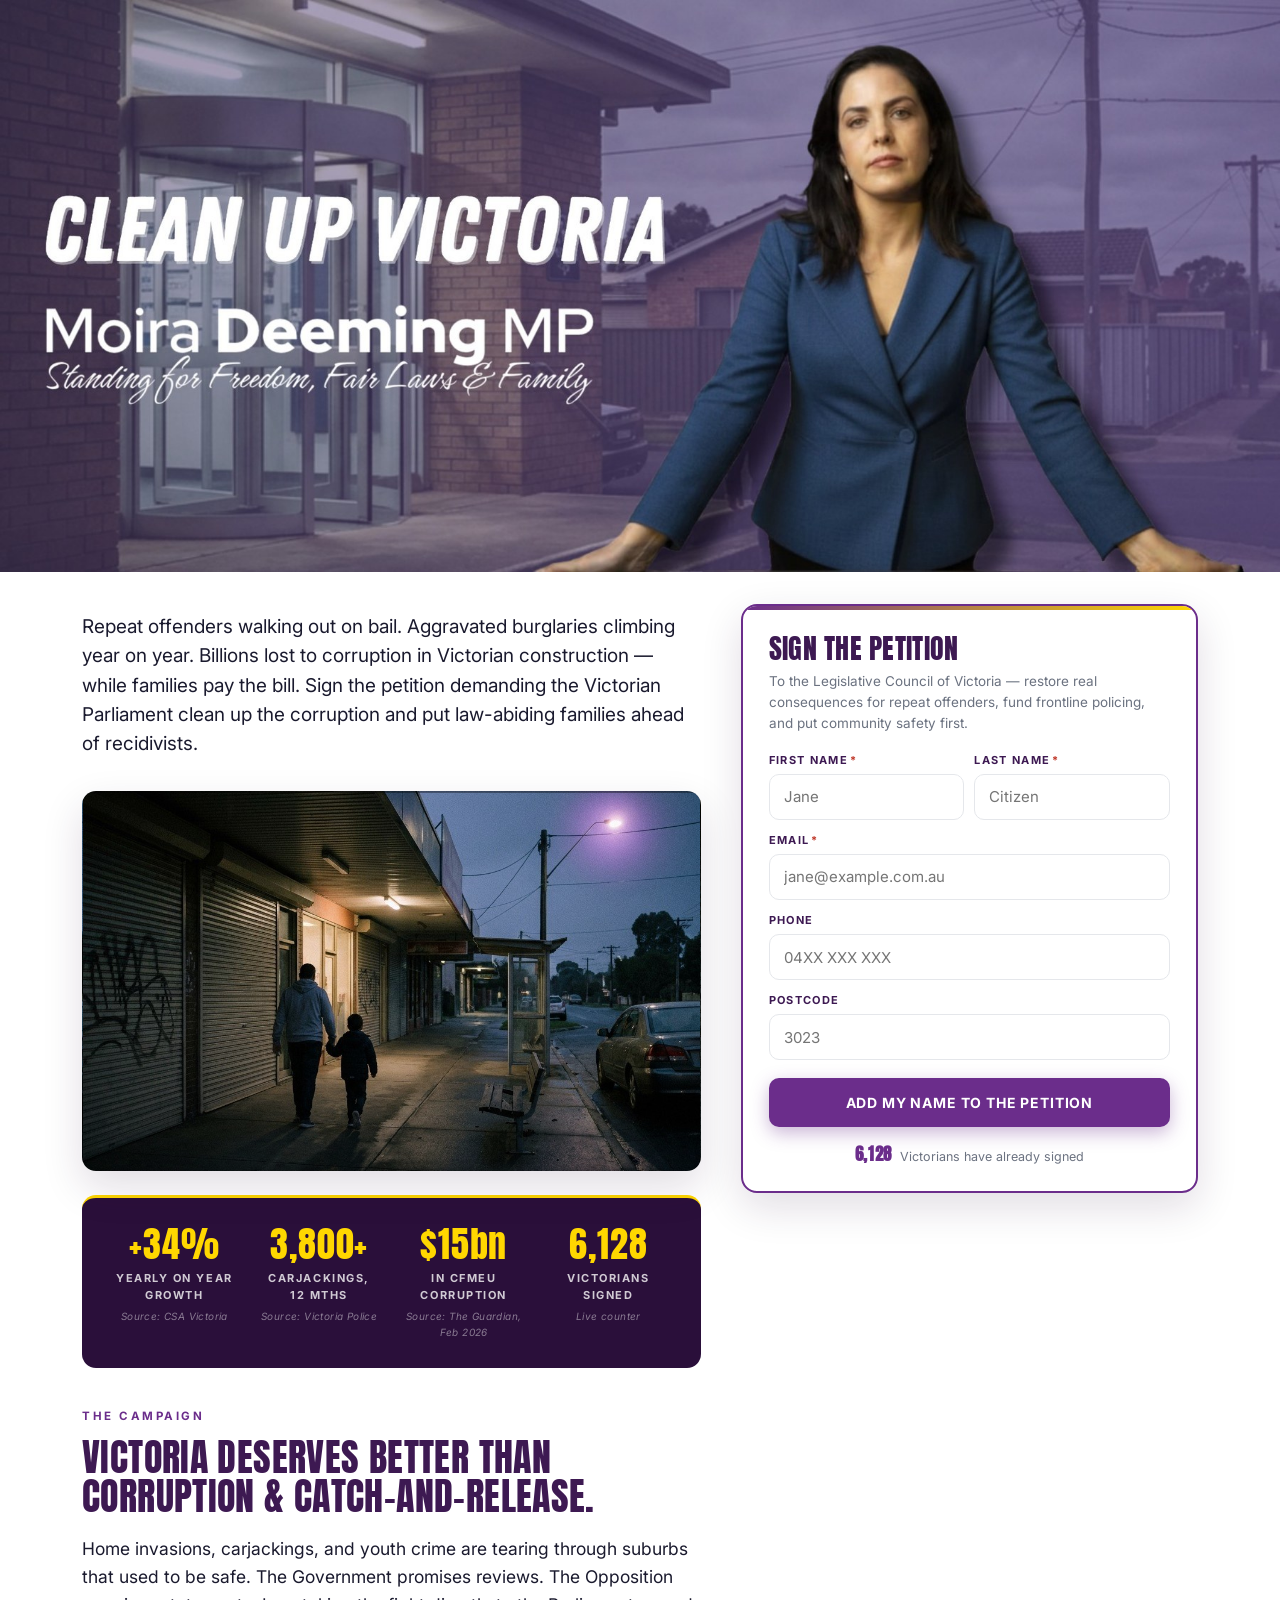
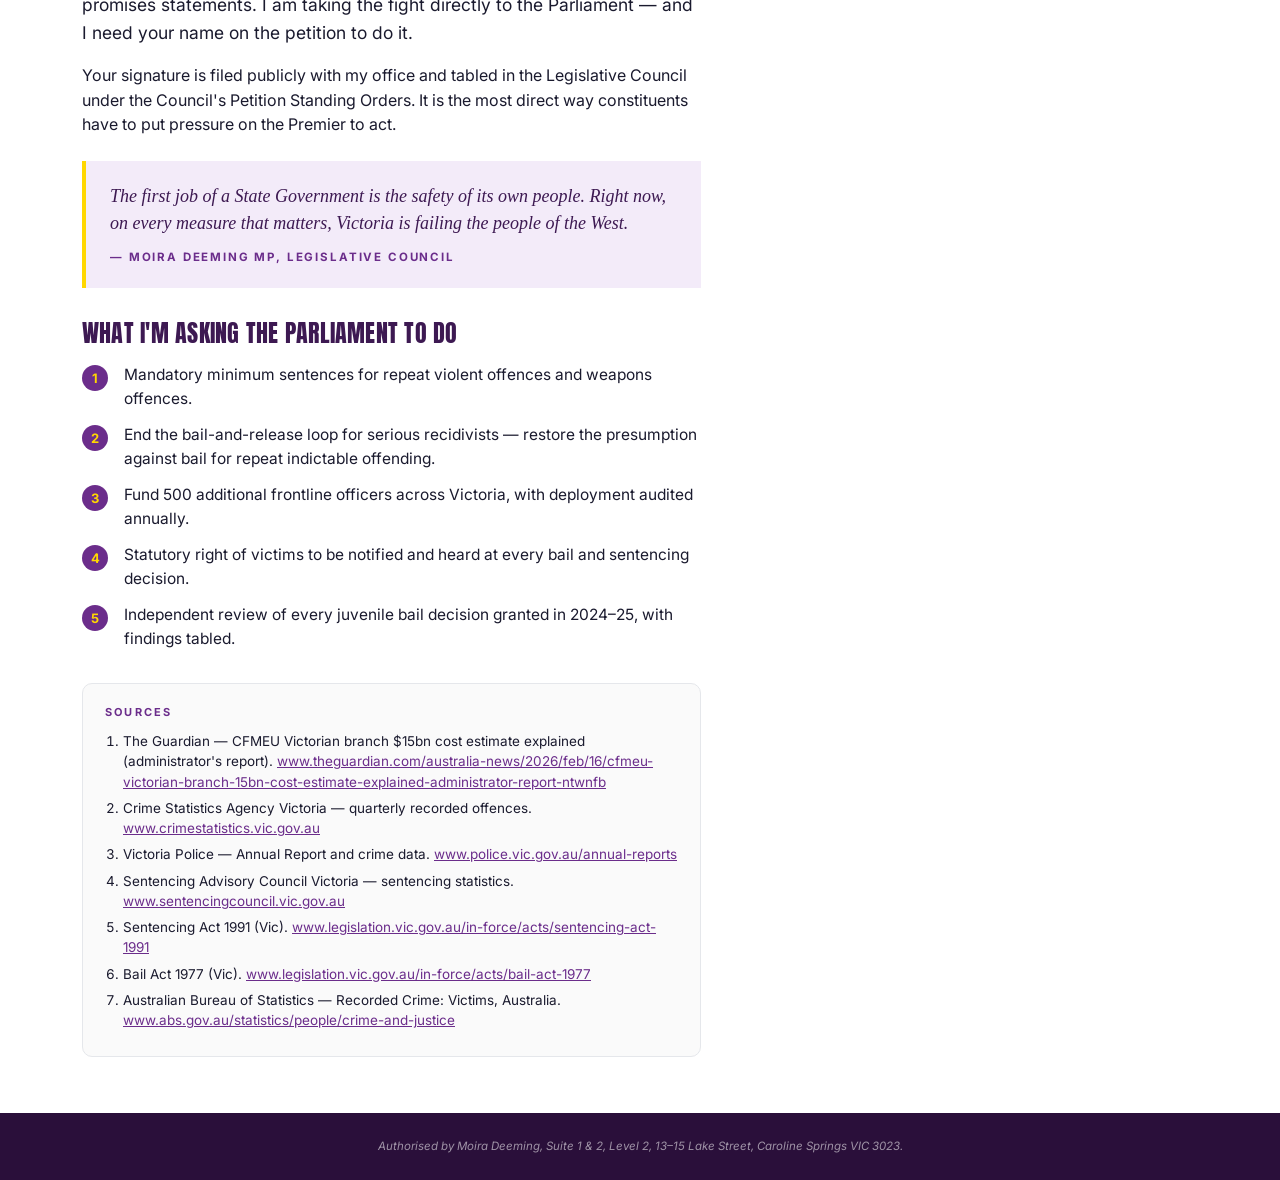
<file: cleanupvictoria/index.html>
<!DOCTYPE html>
<html lang="en">
<head>
<meta charset="UTF-8" />
<meta name="viewport" content="width=device-width, initial-scale=1.0" />
<title>Sign the Petition</title>
<link rel="preconnect" href="https://fonts.googleapis.com" />
<link rel="preconnect" href="https://fonts.gstatic.com" crossorigin />
<link rel="stylesheet" href="https://fonts.googleapis.com/css2?family=Anton&family=Inter:wght@400;500;600;700;800&family=JetBrains+Mono:wght@400;500&display=swap" />
<link rel="stylesheet" href="/petition.css" />
</head>
<body>

<div class="banner" data-bind="banner" style="display:none">
  <img alt="" />
</div>

<main class="page">
  <section class="hero">
    <span class="eyebrow" data-bind="eyebrow"></span>
    <h1 data-bind="headline"></h1>
    <p class="lede" data-bind="lede"></p>
  </section>

  <aside class="petition-aside">
    <div class="petition">
      <div id="petition-form-wrap">
        <h2 data-bind="petH2"></h2>
        <p class="pet-lede" data-bind="petLede"></p>

        <form id="pet-form" novalidate>
          <div class="row-2">
            <div class="field">
              <label for="f-first">First Name<span class="req">*</span></label>
              <input id="f-first" name="first_name" autocomplete="given-name" placeholder="Jane" />
              <span class="err" id="e-first" style="display:none">Required</span>
            </div>
            <div class="field">
              <label for="f-last">Last Name<span class="req">*</span></label>
              <input id="f-last" name="last_name" autocomplete="family-name" placeholder="Citizen" />
              <span class="err" id="e-last" style="display:none">Required</span>
            </div>
          </div>

          <div class="field">
            <label for="f-email">Email<span class="req">*</span></label>
            <input id="f-email" name="email" type="email" autocomplete="email" placeholder="jane@example.com.au" />
            <span class="err" id="e-email" style="display:none">Valid email required</span>
          </div>

          <div class="field">
            <label for="f-phone">Phone</label>
            <input id="f-phone" name="phone" type="tel" autocomplete="tel" placeholder="04XX XXX XXX" />
          </div>

          <div class="field">
            <label for="f-postcode">Postcode</label>
            <input id="f-postcode" name="postcode" inputmode="numeric" maxlength="4" autocomplete="postal-code" />
          </div>

          <button class="sign-btn" type="submit" id="f-submit" data-bind="petSubmit"></button>
          <div class="counter">
            <b id="form-counter">0</b> Victorians have already signed
          </div>
          <div class="fail-msg" id="fail-msg" style="display:none">
            We couldn't submit your signature. Please check your connection and try again.
          </div>
        </form>
      </div>

      <div id="petition-thanks" style="display:none">
        <div class="thanks">
          <div class="thanks-tick">✓</div>
          <h3 id="thanks-name" data-bind="petSuccessHeading"></h3>
          <p data-bind="petSuccessBody"></p>
          <div class="share-prompt">Share this petition</div>
          <div class="share-grid">
            <button type="button" class="share-btn share-btn--fb" id="share-fb" aria-label="Share on Facebook">
              <svg viewBox="0 0 24 24" fill="currentColor" aria-hidden="true"><path d="M22 12a10 10 0 10-11.6 9.9V14.9H7.9V12h2.5V9.8c0-2.5 1.5-3.9 3.7-3.9 1.1 0 2.2.2 2.2.2v2.4h-1.2c-1.2 0-1.6.8-1.6 1.6V12h2.7l-.4 2.9h-2.3v7c4.8-.8 8.5-5 8.5-9.9z"/></svg>
              <span>Facebook</span>
            </button>
            <button type="button" class="share-btn share-btn--x" id="share-x" aria-label="Post on X">
              <svg viewBox="0 0 24 24" fill="currentColor" aria-hidden="true"><path d="M18.9 3H22l-7.4 8.5L23.3 21H16.5l-5.3-7-6.1 7H1.9L9.8 12 1.5 3h6.9l4.8 6.4L18.9 3zm-1.1 16h1.7L7.3 4.8H5.4L17.8 19z"/></svg>
              <span>X</span>
            </button>
            <button type="button" class="share-btn share-btn--ig" id="share-ig" aria-label="Share on Instagram">
              <svg viewBox="0 0 24 24" fill="none" stroke="currentColor" stroke-width="1.8" aria-hidden="true"><rect x="3" y="3" width="18" height="18" rx="5"/><circle cx="12" cy="12" r="4"/><circle cx="17.5" cy="6.5" r="0.9" fill="currentColor"/></svg>
              <span>Instagram</span>
            </button>
            <button type="button" class="share-btn share-btn--wa" id="share-wa" aria-label="Share on WhatsApp">
              <svg viewBox="0 0 24 24" fill="currentColor" aria-hidden="true"><path d="M17.5 14.4c-.3-.1-1.7-.8-2-.9-.3-.1-.4-.2-.6.1-.2.3-.7.9-.8 1-.2.2-.3.2-.6.1-.3-.1-1.2-.4-2.4-1.4-.9-.8-1.5-1.7-1.6-2-.2-.3 0-.5.1-.6.1-.1.3-.3.4-.5.1-.1.2-.2.3-.4.1-.2 0-.3-.1-.5-.1-.2-.6-1.4-.8-1.9-.2-.5-.4-.4-.6-.4h-.5c-.2 0-.5.1-.7.4-.2.3-.9.9-.9 2.2 0 1.3.9 2.5 1 2.7.1.2 1.8 2.7 4.3 3.8 2.5 1 2.5.7 2.9.6.5-.1 1.7-.7 1.9-1.3.2-.7.2-1.3.1-1.4-.1-.1-.3-.2-.5-.3zM12 2C6.5 2 2 6.5 2 12c0 1.8.5 3.5 1.3 5L2 22l5.1-1.3c1.5.8 3.1 1.3 4.9 1.3 5.5 0 10-4.5 10-10S17.5 2 12 2z"/></svg>
              <span>WhatsApp</span>
            </button>
            <button type="button" class="share-btn share-btn--sms" id="share-sms" aria-label="Share by text message">
              <svg viewBox="0 0 24 24" fill="currentColor" aria-hidden="true"><path d="M12 2C6.5 2 2 5.8 2 10.5c0 2.3 1.1 4.4 2.9 5.9-.1 1.2-.5 2.5-1.4 3.6-.2.2-.2.5-.1.7.1.2.4.3.6.3 2.2-.2 3.9-1 5-1.9 1 .3 2 .4 3 .4 5.5 0 10-3.8 10-8.5S17.5 2 12 2zM7.5 11.5a1 1 0 110-2 1 1 0 010 2zm4.5 0a1 1 0 110-2 1 1 0 010 2zm4.5 0a1 1 0 110-2 1 1 0 010 2z"/></svg>
              <span>Text</span>
            </button>
            <button type="button" class="share-btn share-btn--em" id="share-email" aria-label="Share by email">
              <svg viewBox="0 0 24 24" fill="none" stroke="currentColor" stroke-width="1.8" stroke-linecap="round" stroke-linejoin="round" aria-hidden="true"><rect x="3" y="5" width="18" height="14" rx="2"/><path d="M3 7l9 6 9-6"/></svg>
              <span>Email</span>
            </button>
            <button type="button" class="share-btn share-btn--cp" id="copy-btn" aria-label="Copy link">
              <svg viewBox="0 0 24 24" fill="none" stroke="currentColor" stroke-width="1.8" stroke-linecap="round" stroke-linejoin="round" aria-hidden="true"><path d="M10 14a5 5 0 007.07 0l3-3a5 5 0 00-7.07-7.07l-1.5 1.5"/><path d="M14 10a5 5 0 00-7.07 0l-3 3a5 5 0 007.07 7.07l1.5-1.5"/></svg>
              <span>Copy Link</span>
            </button>
          </div>
          <div class="share-toast" id="share-toast"></div>
        </div>
      </div>
    </div>
  </aside>

  <div class="content">
    <div class="hero-photo" aria-label="Photo placeholder">
      <span class="photo-tag" data-bind="photoCaption"></span>
    </div>

    <div class="stats" data-bind="stats"></div>

    <section class="argument">
      <div class="section-label" data-bind="argSectionLabel"></div>
      <h2 data-bind="argH2"></h2>
      <p class="lede" data-bind="argLede"></p>
      <p data-bind="argBody"></p>

      <div class="quotebox">
        <span data-bind="argQuote"></span>
        <cite data-bind="argQuoteCite"></cite>
      </div>

      <h3 data-bind="argPlanHeading"></h3>
      <ul class="points" data-bind="argPlan"></ul>

      <h3 data-bind="argWhyHeading"></h3>
      <p data-bind="argWhyBody"></p>

      <div class="sources">
        <h4>Sources</h4>
        <ol data-bind="sources"></ol>
      </div>
    </section>
  </div>
</main>

<footer class="vec" data-bind="vec"></footer>

<script>window.PETITION_SLUG = 'cleanupvictoria';</script>
<script src="/petition.js"></script>
</body>
</html>
</file>
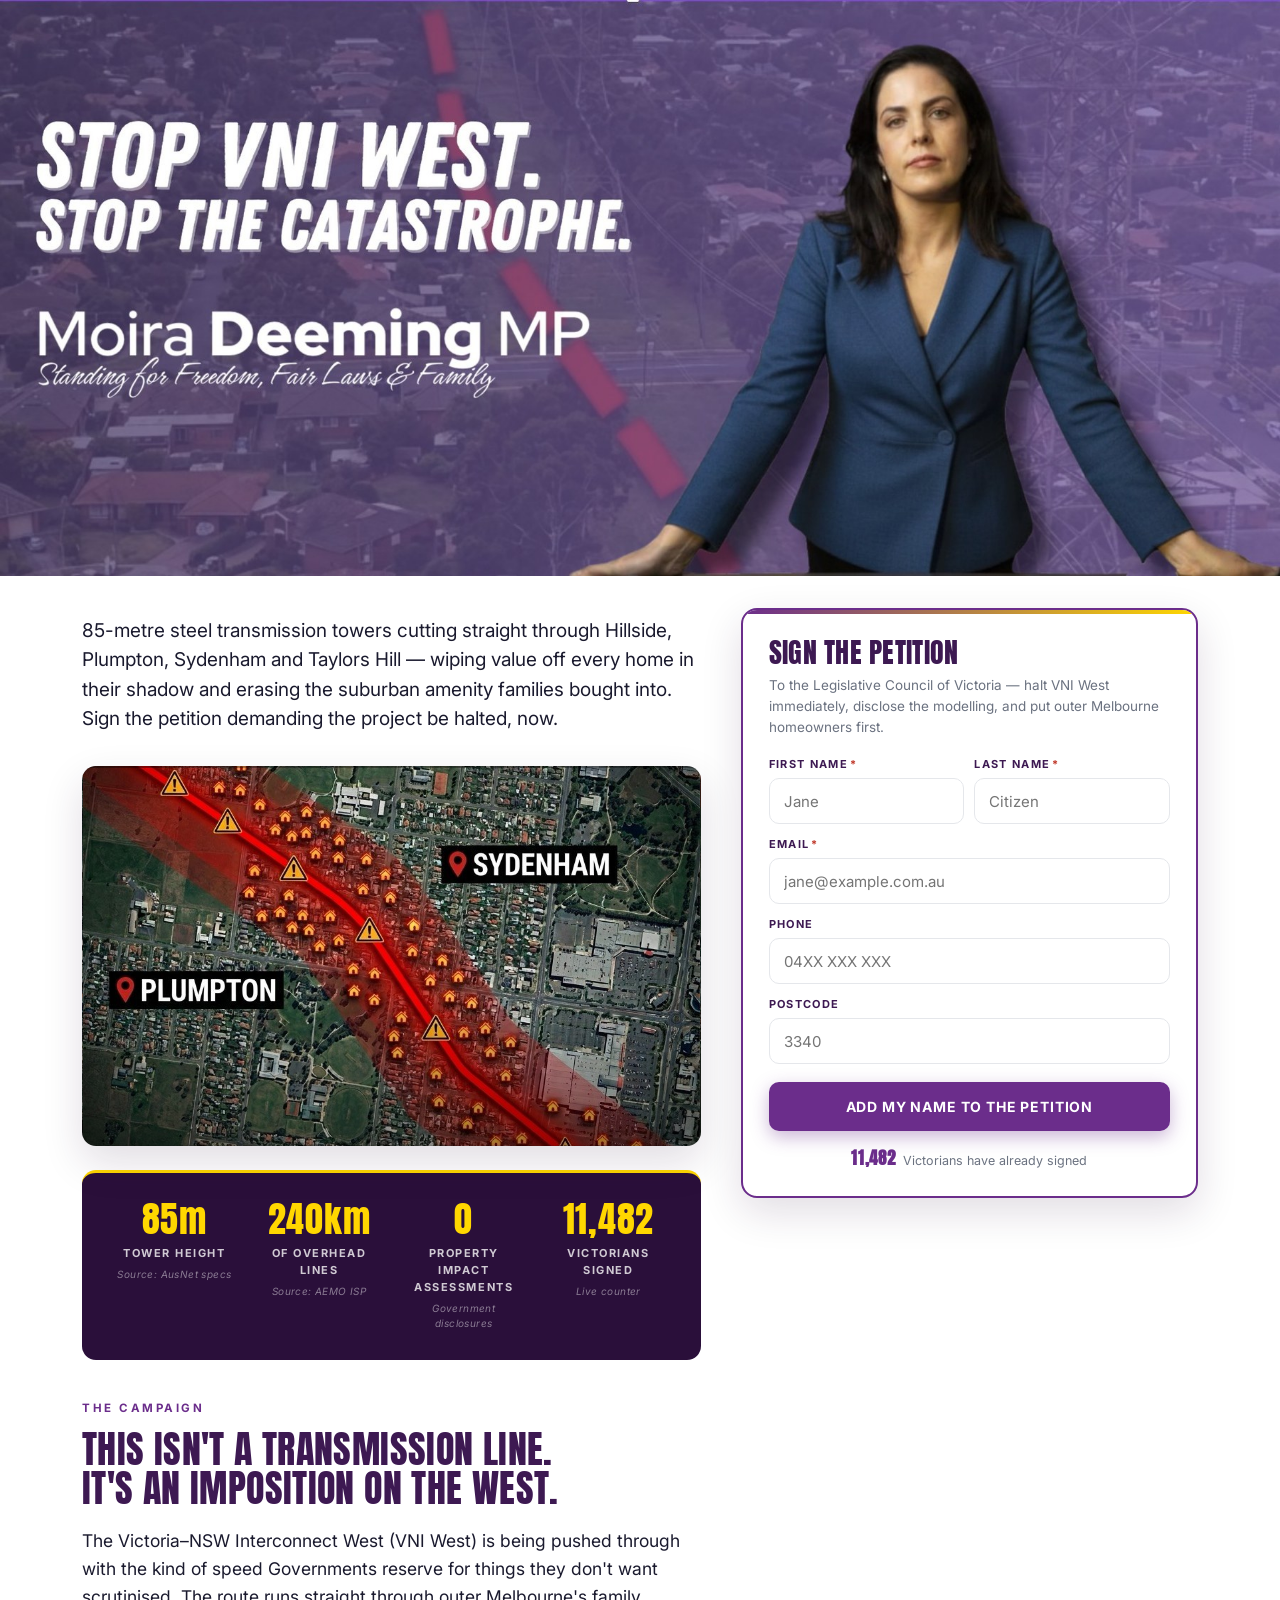
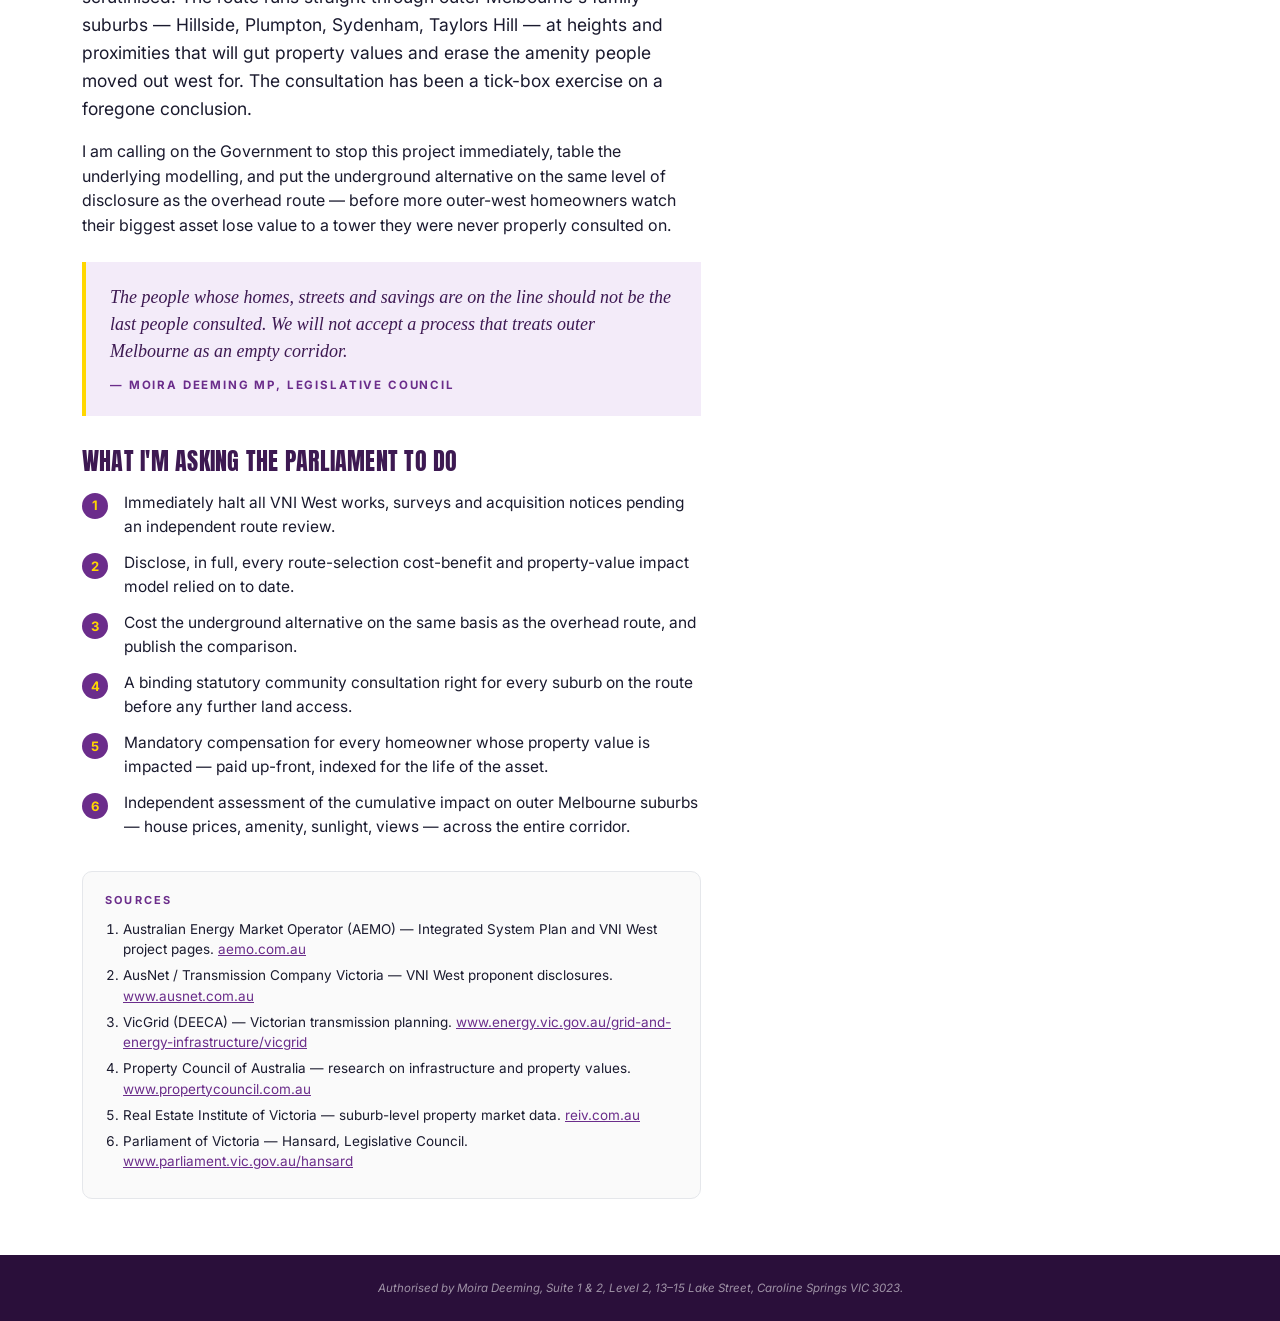
<file: notowers/index.html>
<!DOCTYPE html>
<html lang="en">
<head>
<meta charset="UTF-8" />
<meta name="viewport" content="width=device-width, initial-scale=1.0" />
<title>Sign the Petition</title>
<link rel="preconnect" href="https://fonts.googleapis.com" />
<link rel="preconnect" href="https://fonts.gstatic.com" crossorigin />
<link rel="stylesheet" href="https://fonts.googleapis.com/css2?family=Anton&family=Inter:wght@400;500;600;700;800&family=JetBrains+Mono:wght@400;500&display=swap" />
<link rel="stylesheet" href="/petition.css" />
</head>
<body>

<div class="banner" data-bind="banner" style="display:none">
  <img alt="" />
</div>

<main class="page">
  <section class="hero">
    <span class="eyebrow" data-bind="eyebrow"></span>
    <h1 data-bind="headline"></h1>
    <p class="lede" data-bind="lede"></p>
  </section>

  <aside class="petition-aside">
    <div class="petition">
      <div id="petition-form-wrap">
        <h2 data-bind="petH2"></h2>
        <p class="pet-lede" data-bind="petLede"></p>

        <form id="pet-form" novalidate>
          <div class="row-2">
            <div class="field">
              <label for="f-first">First Name<span class="req">*</span></label>
              <input id="f-first" name="first_name" autocomplete="given-name" placeholder="Jane" />
              <span class="err" id="e-first" style="display:none">Required</span>
            </div>
            <div class="field">
              <label for="f-last">Last Name<span class="req">*</span></label>
              <input id="f-last" name="last_name" autocomplete="family-name" placeholder="Citizen" />
              <span class="err" id="e-last" style="display:none">Required</span>
            </div>
          </div>

          <div class="field">
            <label for="f-email">Email<span class="req">*</span></label>
            <input id="f-email" name="email" type="email" autocomplete="email" placeholder="jane@example.com.au" />
            <span class="err" id="e-email" style="display:none">Valid email required</span>
          </div>

          <div class="field">
            <label for="f-phone">Phone</label>
            <input id="f-phone" name="phone" type="tel" autocomplete="tel" placeholder="04XX XXX XXX" />
          </div>

          <div class="field">
            <label for="f-postcode">Postcode</label>
            <input id="f-postcode" name="postcode" inputmode="numeric" maxlength="4" autocomplete="postal-code" />
          </div>

          <button class="sign-btn" type="submit" id="f-submit" data-bind="petSubmit"></button>
          <div class="counter">
            <b id="form-counter">0</b> Victorians have already signed
          </div>
          <div class="fail-msg" id="fail-msg" style="display:none">
            We couldn't submit your signature. Please check your connection and try again.
          </div>
        </form>
      </div>

      <div id="petition-thanks" style="display:none">
        <div class="thanks">
          <div class="thanks-tick">✓</div>
          <h3 id="thanks-name" data-bind="petSuccessHeading"></h3>
          <p data-bind="petSuccessBody"></p>
          <div class="share-prompt">Share this petition</div>
          <div class="share-grid">
            <button type="button" class="share-btn share-btn--fb" id="share-fb" aria-label="Share on Facebook">
              <svg viewBox="0 0 24 24" fill="currentColor" aria-hidden="true"><path d="M22 12a10 10 0 10-11.6 9.9V14.9H7.9V12h2.5V9.8c0-2.5 1.5-3.9 3.7-3.9 1.1 0 2.2.2 2.2.2v2.4h-1.2c-1.2 0-1.6.8-1.6 1.6V12h2.7l-.4 2.9h-2.3v7c4.8-.8 8.5-5 8.5-9.9z"/></svg>
              <span>Facebook</span>
            </button>
            <button type="button" class="share-btn share-btn--x" id="share-x" aria-label="Post on X">
              <svg viewBox="0 0 24 24" fill="currentColor" aria-hidden="true"><path d="M18.9 3H22l-7.4 8.5L23.3 21H16.5l-5.3-7-6.1 7H1.9L9.8 12 1.5 3h6.9l4.8 6.4L18.9 3zm-1.1 16h1.7L7.3 4.8H5.4L17.8 19z"/></svg>
              <span>X</span>
            </button>
            <button type="button" class="share-btn share-btn--ig" id="share-ig" aria-label="Share on Instagram">
              <svg viewBox="0 0 24 24" fill="none" stroke="currentColor" stroke-width="1.8" aria-hidden="true"><rect x="3" y="3" width="18" height="18" rx="5"/><circle cx="12" cy="12" r="4"/><circle cx="17.5" cy="6.5" r="0.9" fill="currentColor"/></svg>
              <span>Instagram</span>
            </button>
            <button type="button" class="share-btn share-btn--wa" id="share-wa" aria-label="Share on WhatsApp">
              <svg viewBox="0 0 24 24" fill="currentColor" aria-hidden="true"><path d="M17.5 14.4c-.3-.1-1.7-.8-2-.9-.3-.1-.4-.2-.6.1-.2.3-.7.9-.8 1-.2.2-.3.2-.6.1-.3-.1-1.2-.4-2.4-1.4-.9-.8-1.5-1.7-1.6-2-.2-.3 0-.5.1-.6.1-.1.3-.3.4-.5.1-.1.2-.2.3-.4.1-.2 0-.3-.1-.5-.1-.2-.6-1.4-.8-1.9-.2-.5-.4-.4-.6-.4h-.5c-.2 0-.5.1-.7.4-.2.3-.9.9-.9 2.2 0 1.3.9 2.5 1 2.7.1.2 1.8 2.7 4.3 3.8 2.5 1 2.5.7 2.9.6.5-.1 1.7-.7 1.9-1.3.2-.7.2-1.3.1-1.4-.1-.1-.3-.2-.5-.3zM12 2C6.5 2 2 6.5 2 12c0 1.8.5 3.5 1.3 5L2 22l5.1-1.3c1.5.8 3.1 1.3 4.9 1.3 5.5 0 10-4.5 10-10S17.5 2 12 2z"/></svg>
              <span>WhatsApp</span>
            </button>
            <button type="button" class="share-btn share-btn--sms" id="share-sms" aria-label="Share by text message">
              <svg viewBox="0 0 24 24" fill="currentColor" aria-hidden="true"><path d="M12 2C6.5 2 2 5.8 2 10.5c0 2.3 1.1 4.4 2.9 5.9-.1 1.2-.5 2.5-1.4 3.6-.2.2-.2.5-.1.7.1.2.4.3.6.3 2.2-.2 3.9-1 5-1.9 1 .3 2 .4 3 .4 5.5 0 10-3.8 10-8.5S17.5 2 12 2zM7.5 11.5a1 1 0 110-2 1 1 0 010 2zm4.5 0a1 1 0 110-2 1 1 0 010 2zm4.5 0a1 1 0 110-2 1 1 0 010 2z"/></svg>
              <span>Text</span>
            </button>
            <button type="button" class="share-btn share-btn--em" id="share-email" aria-label="Share by email">
              <svg viewBox="0 0 24 24" fill="none" stroke="currentColor" stroke-width="1.8" stroke-linecap="round" stroke-linejoin="round" aria-hidden="true"><rect x="3" y="5" width="18" height="14" rx="2"/><path d="M3 7l9 6 9-6"/></svg>
              <span>Email</span>
            </button>
            <button type="button" class="share-btn share-btn--cp" id="copy-btn" aria-label="Copy link">
              <svg viewBox="0 0 24 24" fill="none" stroke="currentColor" stroke-width="1.8" stroke-linecap="round" stroke-linejoin="round" aria-hidden="true"><path d="M10 14a5 5 0 007.07 0l3-3a5 5 0 00-7.07-7.07l-1.5 1.5"/><path d="M14 10a5 5 0 00-7.07 0l-3 3a5 5 0 007.07 7.07l1.5-1.5"/></svg>
              <span>Copy Link</span>
            </button>
          </div>
          <div class="share-toast" id="share-toast"></div>
        </div>
      </div>
    </div>
  </aside>

  <div class="content">
    <div class="hero-photo" aria-label="Photo placeholder">
      <span class="photo-tag" data-bind="photoCaption"></span>
    </div>

    <div class="stats" data-bind="stats"></div>

    <section class="argument">
      <div class="section-label" data-bind="argSectionLabel"></div>
      <h2 data-bind="argH2"></h2>
      <p class="lede" data-bind="argLede"></p>
      <p data-bind="argBody"></p>

      <div class="quotebox">
        <span data-bind="argQuote"></span>
        <cite data-bind="argQuoteCite"></cite>
      </div>

      <h3 data-bind="argPlanHeading"></h3>
      <ul class="points" data-bind="argPlan"></ul>

      <h3 data-bind="argWhyHeading"></h3>
      <p data-bind="argWhyBody"></p>

      <div class="sources">
        <h4>Sources</h4>
        <ol data-bind="sources"></ol>
      </div>
    </section>
  </div>
</main>

<footer class="vec" data-bind="vec"></footer>

<script>window.PETITION_SLUG = 'notowers';</script>
<script src="/petition.js"></script>
</body>
</html>
</file>
<file: petition.css>
/* Petition pages — Moira Deeming MP. Purple + gold. Hero + form near top; info below. */

:root {
  --purple: #6B2D8B;
  --purple-deep: #3D1952;
  --purple-darkest: #2A0F3A;
  --purple-accent: #9B59B6;
  --purple-faint: #F3EBF9;
  --gold: #FFD700;
  --gold-dark: #E6C200;
  --charcoal: #1A1A2E;
  --grey: #6B7280;
  --grey-light: #E5E7EB;
  --red: #c0392b;
}

* { box-sizing: border-box; -webkit-tap-highlight-color: transparent; }
html, body { margin: 0; padding: 0; }
body {
  background: #fff;
  color: var(--charcoal);
  font-family: 'Inter', system-ui, -apple-system, sans-serif;
  font-size: 16px;
  line-height: 1.55;
  -webkit-font-smoothing: antialiased;
}

/* ── Full-width banner (edge to edge) ── */
.banner {
  width: 100%;
  display: block;
  background: var(--purple-deep);
  line-height: 0;
}
.banner img {
  width: 100%;
  height: auto;
  display: block;
}

/* ── Page grid ──
   Desktop: hero (col 1, row 1) | petition aside (col 2, rows 1+) | content (col 1, row 2)
   Mobile:  flex column → hero, petition, content (form lands right after the hero) */
.page {
  max-width: 1180px;
  margin: 0 auto;
  padding: 32px 32px 56px;
  display: grid;
  grid-template-columns: 1.15fr 0.85fr;
  column-gap: 40px;
  row-gap: 32px;
  align-items: start;
}
.page > .hero { grid-column: 1; grid-row: 1; }
.page > .petition-aside { grid-column: 2; grid-row: 1 / span 2; position: sticky; top: 24px; align-self: start; }
.page > .content { grid-column: 1; grid-row: 2; }

/* ── Hero (dark purple card) ── */
.hero {
  position: relative;
  padding: 48px 40px;
  border-radius: 18px;
  color: #fff;
  overflow: hidden;
  background:
    radial-gradient(ellipse at 20% 0%, rgba(155,89,182,0.45), transparent 60%),
    radial-gradient(ellipse at 100% 100%, rgba(255,215,0,0.12), transparent 50%),
    linear-gradient(135deg, var(--purple-darkest), var(--purple-deep) 60%, var(--purple) 110%);
  box-shadow: 0 20px 50px rgba(42,15,58,0.18);
}

/* When the page has an edge-to-edge banner above, drop the dark hero
   block so the lede blends into the page background. */
body.has-banner .hero {
  background: none;
  color: var(--charcoal);
  padding: 8px 0 0;
  border-radius: 0;
  box-shadow: none;
}
body.has-banner .hero .lede {
  color: var(--charcoal);
  font-size: 19px;
  line-height: 1.55;
  max-width: 60ch;
}
.eyebrow {
  display: inline-block;
  font-size: 11px;
  font-weight: 700;
  letter-spacing: 0.18em;
  text-transform: uppercase;
  color: var(--gold);
  background: rgba(255,215,0,0.12);
  border: 1px solid rgba(255,215,0,0.5);
  padding: 7px 14px;
  border-radius: 999px;
  margin-bottom: 18px;
  white-space: nowrap;
}
.hero h1 {
  font-family: 'Anton', sans-serif;
  font-weight: 400;
  font-size: clamp(38px, 4.8vw, 60px);
  line-height: 1.04;
  letter-spacing: 0.01em;
  text-transform: uppercase;
  margin: 0 0 18px;
  color: #fff;
  text-wrap: balance;
}
.hero h1 .gold-word { color: var(--gold); }
.hero .lede {
  font-size: 17px;
  line-height: 1.55;
  color: rgba(255,255,255,0.86);
  max-width: 56ch;
  margin: 0;
}

/* ── Petition card ── */
.petition {
  background: #fff;
  border: 2px solid var(--purple);
  border-radius: 16px;
  padding: 28px 26px 24px;
  box-shadow: 0 14px 40px rgba(42,15,58,0.14);
  position: relative;
  overflow: hidden;
}
.petition::before {
  content: '';
  position: absolute; top: 0; left: 0; right: 0; height: 4px;
  background: linear-gradient(90deg, var(--purple), var(--gold));
}
.petition h2 {
  font-family: 'Anton', sans-serif;
  font-weight: 400;
  font-size: 28px;
  line-height: 1.05;
  letter-spacing: 0.01em;
  margin: 0 0 8px;
  color: var(--purple-deep);
  text-transform: uppercase;
}
.petition .pet-lede {
  font-size: 13.5px;
  line-height: 1.55;
  color: var(--grey);
  margin: 0 0 18px;
}

.field { margin-bottom: 12px; display: flex; flex-direction: column; gap: 5px; }
.field label {
  font-size: 11px; font-weight: 700;
  letter-spacing: 0.12em; text-transform: uppercase;
  color: var(--purple-deep);
}
.field label .req { color: var(--red); margin-left: 2px; }
.field input {
  height: 46px; padding: 0 14px;
  font-family: 'Inter', sans-serif; font-size: 15px;
  border: 1.5px solid var(--grey-light); border-radius: 10px;
  background: #fff; outline: none;
  transition: border-color 0.12s; width: 100%;
}
.field input:focus { border-color: var(--purple); }
.field input.error { border-color: var(--red); background: #fef0ef; }
.field .err { font-size: 11.5px; color: var(--red); font-weight: 500; }
.row-2 { display: grid; grid-template-columns: 1fr 1fr; gap: 10px; }

.sign-btn {
  width: 100%; margin-top: 6px;
  background: var(--purple); color: #fff;
  border: none; padding: 16px;
  font-family: 'Inter', sans-serif;
  font-weight: 700; font-size: 14px;
  letter-spacing: 0.06em; text-transform: uppercase;
  border-radius: 10px; cursor: pointer;
  transition: background 0.15s;
  box-shadow: 0 6px 18px rgba(107,45,139,0.35);
}
.sign-btn:hover { background: var(--purple-deep); }
.sign-btn:disabled { opacity: 0.65; cursor: wait; }

.counter {
  text-align: center; margin-top: 14px;
  font-size: 12.5px; color: var(--grey);
}
.counter b {
  color: var(--purple);
  font-family: 'Anton', sans-serif;
  font-size: 17px; letter-spacing: 0.04em;
  margin-right: 4px;
  font-variant-numeric: tabular-nums;
}

.fail-msg {
  margin-top: 12px; padding: 10px 14px;
  background: #fef0ef; border: 1px solid #f5c6c2;
  border-radius: 8px; color: var(--red); font-size: 13px;
}

/* Thank-you state */
.thanks { text-align: center; padding: 8px 4px 4px; }
.thanks-tick {
  width: 60px; height: 60px; border-radius: 999px;
  background: linear-gradient(135deg, #38c172, #1f9d55);
  margin: 0 auto 14px;
  display: flex; align-items: center; justify-content: center;
  color: #fff; font-size: 26px; font-weight: 700;
  box-shadow: 0 6px 20px rgba(31,157,85,0.3);
  animation: pop 0.4s cubic-bezier(.5,1.5,.5,1);
}
@keyframes pop { 0% { transform: scale(0); } 100% { transform: scale(1); } }
.thanks h3 {
  font-family: 'Anton', sans-serif; font-weight: 400;
  font-size: 26px; margin: 0 0 8px;
  color: var(--purple-deep); text-transform: uppercase;
}
.thanks p { font-size: 13.5px; color: var(--charcoal); line-height: 1.55; margin: 0 0 18px; }

/* Share grid — 6 platform-coloured buttons */
.share-prompt {
  font-size: 11.5px;
  font-weight: 700;
  letter-spacing: 0.18em;
  text-transform: uppercase;
  color: var(--purple);
  margin: 4px 0 10px;
  text-align: center;
}
.share-grid {
  display: grid;
  grid-template-columns: repeat(3, 1fr);
  gap: 8px;
  margin-top: 4px;
}
.share-btn {
  display: flex;
  flex-direction: column;
  align-items: center;
  justify-content: center;
  gap: 6px;
  padding: 14px 8px;
  border: none;
  border-radius: 10px;
  cursor: pointer;
  color: #fff;
  font-family: 'Inter', sans-serif;
  font-weight: 700;
  font-size: 10.5px;
  letter-spacing: 0.08em;
  text-transform: uppercase;
  transition: transform 0.12s, filter 0.12s, box-shadow 0.12s;
  text-decoration: none;
}
.share-btn svg { width: 22px; height: 22px; }
.share-btn:hover { transform: translateY(-2px); filter: brightness(1.05); box-shadow: 0 6px 16px rgba(0,0,0,0.2); }
.share-btn--fb  { background: #1877F2; }
.share-btn--x   { background: #000000; }
.share-btn--ig  { background: linear-gradient(45deg, #f09433 0%, #e6683c 25%, #dc2743 50%, #cc2366 75%, #bc1888 100%); }
.share-btn--wa  { background: #25D366; }
.share-btn--sms { background: #007AFF; }
.share-btn--em  { background: #5F6368; }
.share-btn--cp  { background: var(--purple-deep); grid-column: 1 / -1; }
.share-toast {
  margin-top: 10px;
  padding: 9px 12px;
  background: var(--purple-faint);
  color: var(--purple-deep);
  border-radius: 8px;
  font-size: 12.5px;
  font-weight: 600;
  text-align: center;
  display: none;
}
.share-toast.show { display: block; }

/* ── Photo placeholder / hero image ── */
.hero-photo {
  height: 380px;
  border-radius: 14px;
  background:
    radial-gradient(circle at 60% 30%, rgba(255,215,0,0.22), transparent 50%),
    linear-gradient(135deg, var(--purple-accent), var(--purple-deep) 70%, var(--purple-darkest));
  border: 1px solid rgba(0,0,0,0.05);
  position: relative;
  display: flex; align-items: flex-end; padding: 20px;
  box-shadow: 0 16px 40px rgba(42,15,58,0.14);
  background-size: cover;
  background-position: center;
}
.hero-photo.has-image {
  border: 1px solid rgba(0,0,0,0.08);
}
.hero-photo .photo-tag {
  font-family: 'JetBrains Mono', 'SF Mono', monospace;
  font-size: 10px;
  letter-spacing: 0.18em;
  color: rgba(255,255,255,0.65);
  text-transform: uppercase;
  background: rgba(0,0,0,0.4);
  border: 1px dashed rgba(255,255,255,0.3);
  padding: 6px 10px;
  border-radius: 4px;
}

/* ── Stats inline ── */
.stats {
  margin-top: 24px;
  padding: 28px 32px;
  background: var(--purple-darkest);
  border-radius: 14px;
  color: #fff;
  border-top: 3px solid var(--gold);
  display: grid;
  grid-template-columns: repeat(4, 1fr);
  gap: 24px;
}
.stat { text-align: center; }
.stat .num {
  font-family: 'Anton', sans-serif;
  font-size: 36px; line-height: 1;
  color: var(--gold); letter-spacing: 0.02em;
  font-variant-numeric: tabular-nums;
}
.stat .lbl {
  margin-top: 8px;
  font-size: 11px; font-weight: 700;
  letter-spacing: 0.14em; text-transform: uppercase;
  color: rgba(255,255,255,0.78);
}
.stat .src {
  margin-top: 5px;
  font-size: 10px; letter-spacing: 0.04em;
  color: rgba(255,255,255,0.45);
  font-style: italic;
}

/* ── Argument ── */
.argument { margin-top: 32px; padding: 8px 0 0; }
.argument .section-label {
  font-size: 11.5px; font-weight: 700;
  letter-spacing: 0.22em; text-transform: uppercase;
  color: var(--purple); margin-bottom: 12px;
}
.argument h2 {
  font-family: 'Anton', sans-serif; font-weight: 400;
  font-size: 38px; line-height: 1.04;
  margin: 0 0 18px;
  color: var(--purple-deep); letter-spacing: 0.01em;
  text-transform: uppercase; text-wrap: balance;
}
.argument h3 {
  font-family: 'Anton', sans-serif; font-weight: 400;
  font-size: 24px; line-height: 1.1;
  margin: 32px 0 14px;
  color: var(--purple-deep); letter-spacing: 0.01em;
  text-transform: uppercase;
}
.argument p { margin: 0 0 16px; color: var(--charcoal); font-size: 16px; }
.argument p.lede { font-size: 17.5px; line-height: 1.6; color: var(--charcoal); }

.argument ul.points {
  list-style: none; padding: 0; margin: 16px 0 22px;
  display: flex; flex-direction: column; gap: 12px;
}
.argument ul.points li {
  display: grid; grid-template-columns: 30px 1fr; gap: 12px;
  font-size: 15.5px; line-height: 1.55;
}
.argument ul.points .marker {
  width: 26px; height: 26px;
  background: var(--purple); color: var(--gold);
  border-radius: 999px;
  display: flex; align-items: center; justify-content: center;
  font-weight: 700; font-size: 13px;
  margin-top: 2px; flex-shrink: 0;
}

.quotebox {
  background: var(--purple-faint);
  border-left: 4px solid var(--gold);
  padding: 22px 24px;
  margin: 24px 0;
  font-family: Georgia, serif;
  font-style: italic;
  font-size: 18px; line-height: 1.5;
  color: var(--purple-deep);
}
.quotebox cite {
  display: block; margin-top: 12px;
  font-family: 'Inter', sans-serif;
  font-style: normal;
  font-size: 11.5px; font-weight: 700;
  letter-spacing: 0.16em; text-transform: uppercase;
  color: var(--purple);
}

.sources {
  margin-top: 32px;
  padding: 20px 22px;
  background: #fafafa;
  border: 1px solid var(--grey-light);
  border-radius: 10px;
  font-size: 13.5px;
}
.sources h4 {
  font-size: 11px; font-weight: 700;
  letter-spacing: 0.2em; text-transform: uppercase;
  color: var(--purple); margin: 0 0 10px;
}
.sources ol { padding-left: 18px; margin: 0; }
.sources li { margin-bottom: 6px; line-height: 1.5; }
.sources a { color: var(--purple); text-decoration: underline; }

/* ── Authorised-by footer ── */
.vec {
  background: var(--purple-darkest);
  color: rgba(255,255,255,0.55);
  padding: 24px 32px;
  font-size: 11.5px; font-style: italic;
  line-height: 1.6; text-align: center;
}
.vec a { color: var(--gold); text-decoration: none; }

/* ── Mobile ── */
@media (max-width: 900px) {
  .page {
    display: flex;
    flex-direction: column;
    padding: 16px 16px 48px;
    gap: 20px;
  }
  .page > .petition-aside { position: static; }
  .hero { padding: 32px 22px; border-radius: 14px; }
  .hero h1 { font-size: 38px; }
  .hero-photo { height: 220px; }
  .stats { grid-template-columns: 1fr 1fr; gap: 18px; padding: 22px 24px; }
  .argument h2 { font-size: 30px; }
  .argument { margin-top: 8px; }
}
</file>
